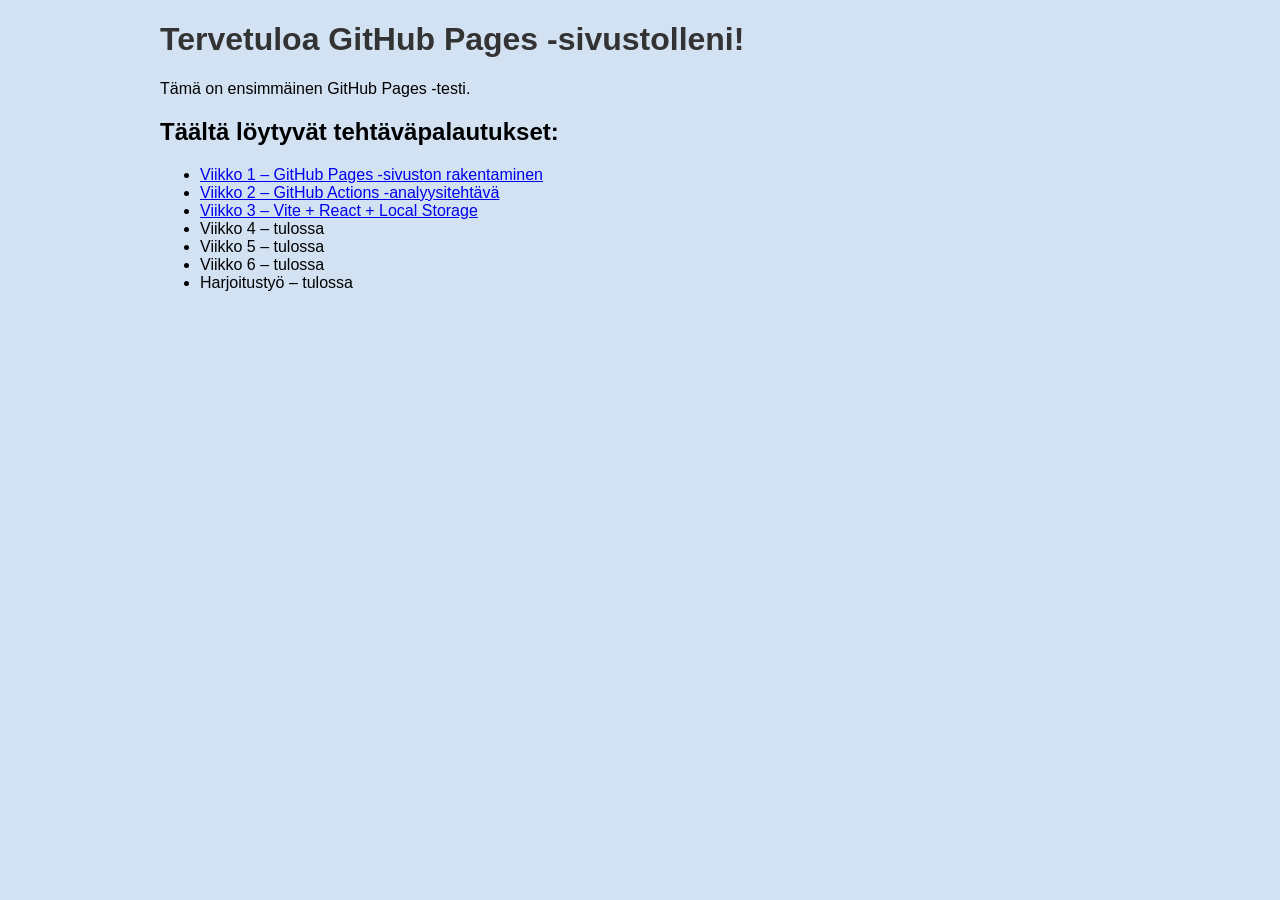
<file: index.html>
<!DOCTYPE html>
<html lang="fi">
<head>
  <meta charset="UTF-8">
  <meta name="viewport" content="width=device-width, initial-scale=1.0">
  <title>GitHub Pages - Sivuni</title>
  <link rel="stylesheet" href="styles.css">
</head>
<body>
  <main class="container">
    <h1>Tervetuloa GitHub Pages -sivustolleni!</h1>
    <p>Tämä on ensimmäinen GitHub Pages -testi.</p>

    <h2>Täältä löytyvät tehtäväpalautukset:</h2>
    <ul>
      <li><a href="https://github.com/EemeliSipila/DIG003-harjoitus-Description-GitHub-Pages--harjoit">Viikko 1 – GitHub Pages -sivuston rakentaminen</a></li>
      <li><a href="https://github.com/EemeliSipila/DIG003-harjoitus-Description-GitHub-Pages--harjoit/tree/main/.github/workflows">Viikko 2 – GitHub Actions -analyysitehtävä</a></li>
      <li><a href="https://github.com/EemeliSipila/pilvipalvelut-viikko3">Viikko 3 – Vite + React + Local Storage</a></li>
      <li>Viikko 4 – tulossa</li>
      <li>Viikko 5 – tulossa</li>
      <li>Viikko 6 – tulossa</li>
      <li>Harjoitustyö – tulossa</li>
    </ul>
  </main>
</body>
</html>
</file>
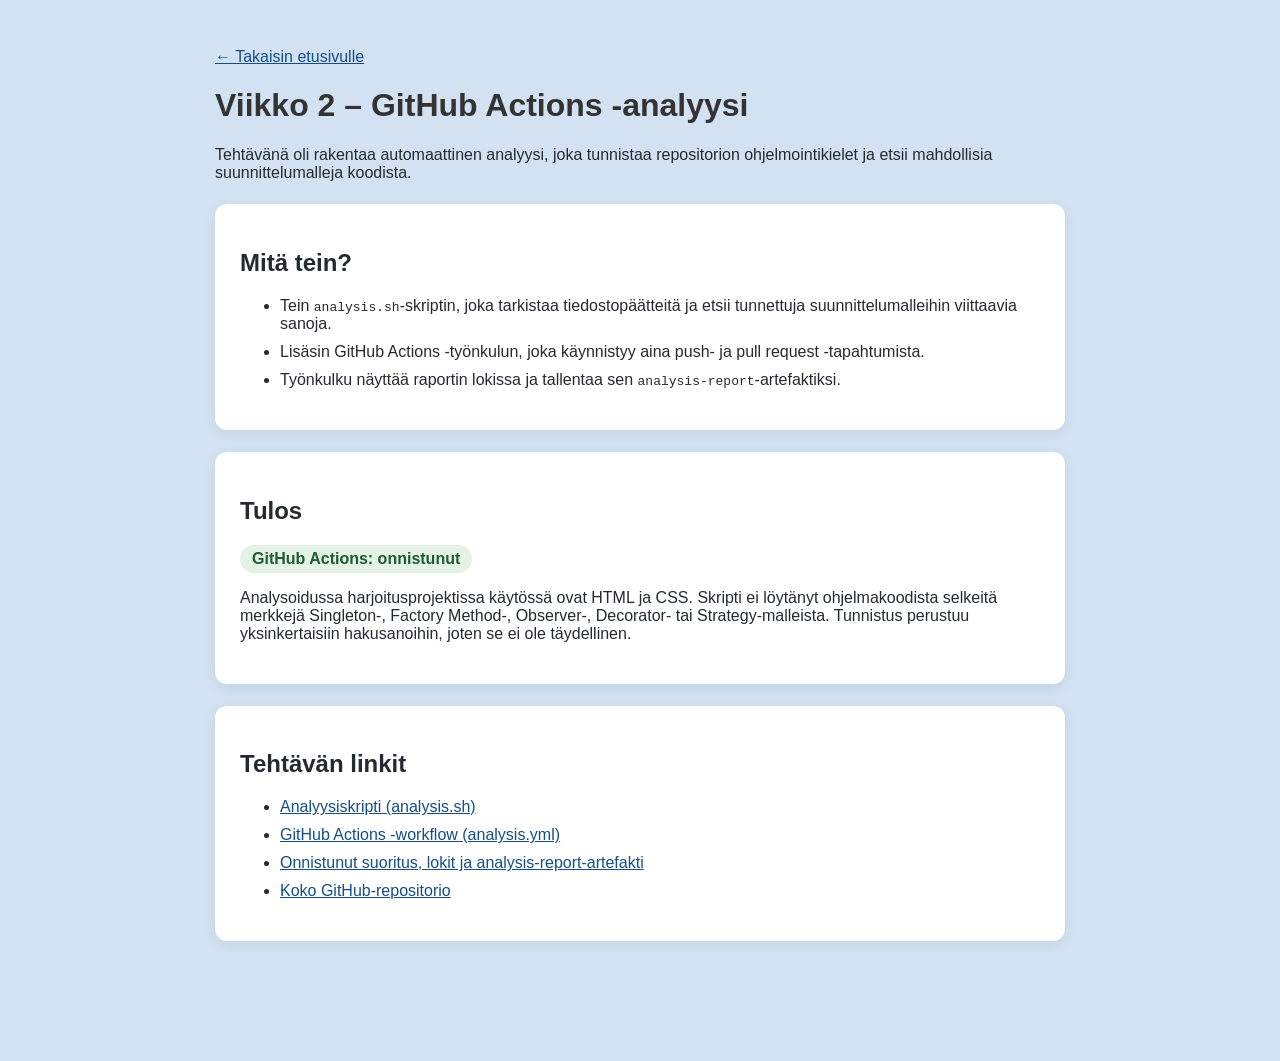
<file: viikko2.html>
<!DOCTYPE html>
<html lang="fi">
<head>
  <meta charset="UTF-8">
  <meta name="viewport" content="width=device-width, initial-scale=1.0">
  <title>Viikko 2 – GitHub Actions -analyysi</title>
  <link rel="stylesheet" href="styles.css">
  <style>
    body { margin: 0; color: #252a30; }
    main { max-width: 850px !important; margin: 48px auto !important; padding: 0 22px 50px; }
    a { color: #164d85; }
    li { margin: 10px 0; }
    .card { background: #fff; border-radius: 12px; padding: 25px; margin: 22px 0; box-shadow: 0 3px 14px rgba(0,0,0,.07); }
    .tag { display: inline-block; background: #e4f3e6; border-radius: 100px; padding: 5px 12px; color: #205b33; font-weight: 600; }
  </style>
</head>
<body>
  <main class="container">
    <p><a href="index.html">← Takaisin etusivulle</a></p>
    <h1>Viikko 2 – GitHub Actions -analyysi</h1>
    <p>Tehtävänä oli rakentaa automaattinen analyysi, joka tunnistaa repositorion ohjelmointikielet ja etsii mahdollisia suunnittelumalleja koodista.</p>
    <section class="card">
      <h2>Mitä tein?</h2>
      <ul>
        <li>Tein <code>analysis.sh</code>-skriptin, joka tarkistaa tiedostopäätteitä ja etsii tunnettuja suunnittelumalleihin viittaavia sanoja.</li>
        <li>Lisäsin GitHub Actions -työnkulun, joka käynnistyy aina push- ja pull request -tapahtumista.</li>
        <li>Työnkulku näyttää raportin lokissa ja tallentaa sen <code>analysis-report</code>-artefaktiksi.</li>
      </ul>
    </section>
    <section class="card">
      <h2>Tulos</h2>
      <p><span class="tag">GitHub Actions: onnistunut</span></p>
      <p>Analysoidussa harjoitusprojektissa käytössä ovat HTML ja CSS. Skripti ei löytänyt ohjelmakoodista selkeitä merkkejä Singleton-, Factory Method-, Observer-, Decorator- tai Strategy-malleista. Tunnistus perustuu yksinkertaisiin hakusanoihin, joten se ei ole täydellinen.</p>
    </section>
    <section class="card">
      <h2>Tehtävän linkit</h2>
      <ul>
        <li><a href="https://github.com/EemeliSipila/DIG003-harjoitus-Description-GitHub-Pages--harjoit/blob/main/analysis.sh">Analyysiskripti (analysis.sh)</a></li>
        <li><a href="https://github.com/EemeliSipila/DIG003-harjoitus-Description-GitHub-Pages--harjoit/blob/main/.github/workflows/analysis.yml">GitHub Actions -workflow (analysis.yml)</a></li>
        <li><a href="https://github.com/EemeliSipila/DIG003-harjoitus-Description-GitHub-Pages--harjoit/actions/runs/44280367632">Onnistunut suoritus, lokit ja analysis-report-artefakti</a></li>
        <li><a href="https://github.com/EemeliSipila/DIG003-harjoitus-Description-GitHub-Pages--harjoit">Koko GitHub-repositorio</a></li>
      </ul>
    </section>
  </main>
</body>
</html>
</file>
<file: styles.css>
body {
    background-color: #d2e2f2;
    font-family: Roboto, sans-serif;
}

h1 {
    color: #333;
}

.container {
    max-width: 960px;
    margin: 0 auto;
}
</file>
